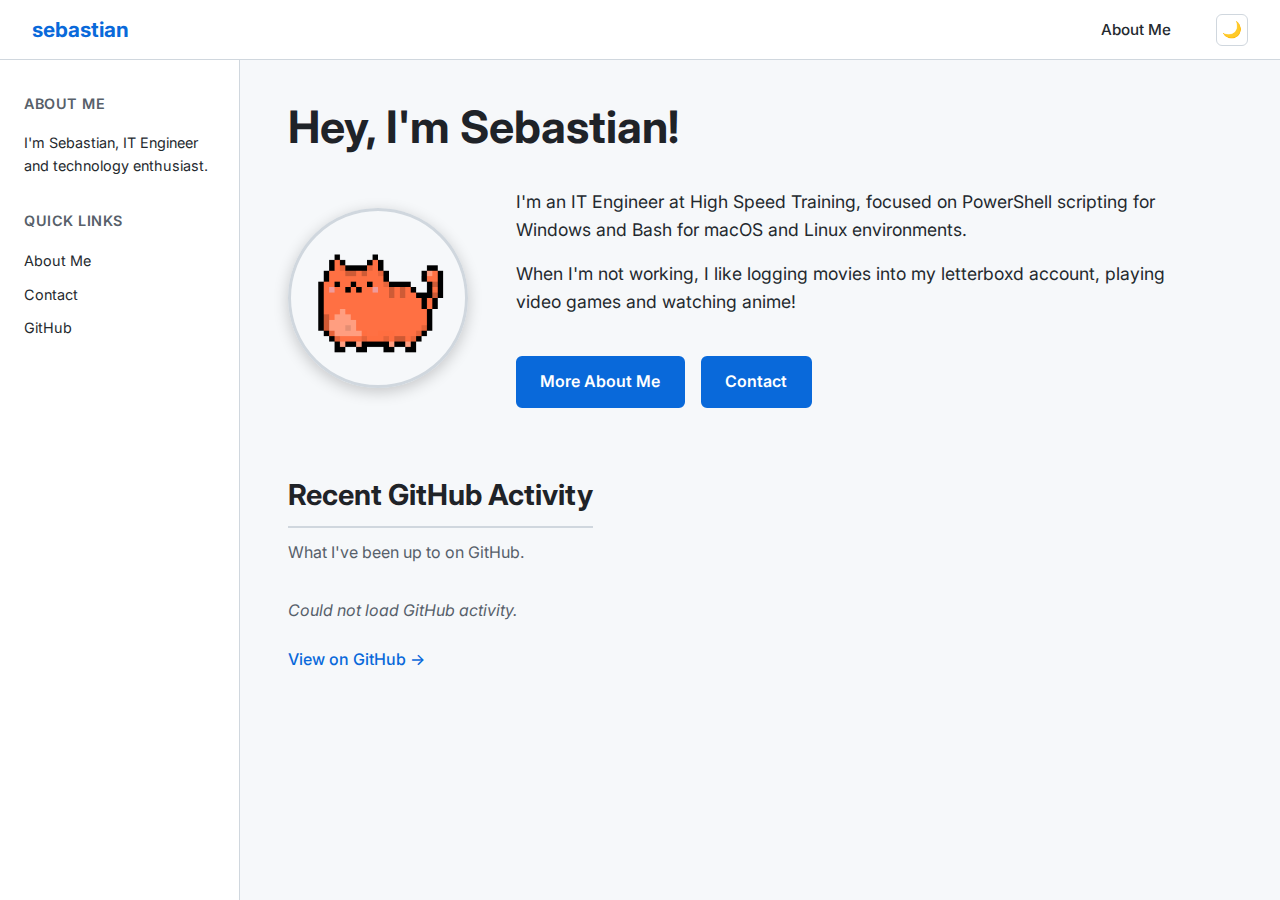
<file: Ahoj/index.html>
<!DOCTYPE html>
<html lang="en">
  <head>
    <meta charset="UTF-8" />
    <meta name="viewport" content="width=device-width, initial-scale=1.0" />
    <title>Sebastian - IT Engineer</title>
    <link rel="stylesheet" href="assets/css/styles.css" />
    <link
      rel="icon"
      href="assets/images/ab5ec66edc9bd12.png"
      type="image/png"
    />
    <link
      rel="stylesheet"
      href="https://cdnjs.cloudflare.com/ajax/libs/font-awesome/5.15.4/css/all.min.css"
    />
  </head>
  <body>
    <div class="layout">
      <header>
        <div class="logo">
          <a href="index.html">sebastian</a>
        </div>
        <nav class="main-nav">
          <ul>
            <!-- Add more links here later if needed, e.g., Projects, Blog -->
            <li><a href="about.html">About Me</a></li>
          </ul>
        </nav>
        <div class="theme-toggle">
          <button id="theme-toggle-btn">🌙</button>
        </div>
      </header>

      <div class="sidebar">
        <div class="sidebar-section">
          <h2>About Me</h2>
          <p>I'm Sebastian, IT Engineer and technology enthusiast.</p>
        </div>
        <!-- Add more sidebar sections if desired, e.g., Quick Links -->
        <div class="sidebar-section">
          <h2>Quick Links</h2>
          <ul>
            <li><a href="about.html">About Me</a></li>
            <li><a href="mailto:sebastianastalos@outlook.com">Contact</a></li>
            <li>
              <a href="https://github.com/chebooo" target="_blank">GitHub</a>
            </li>
          </ul>
        </div>
      </div>

      <main class="content">
        <div class="intro-section">
          <h1>Hey, I'm Sebastian!</h1>
          <div class="intro-content">
            <div class="profile-image">
              <img
                src="assets/images/ab5ec66edc9bd12.png"
                alt="Sebastian's profile picture"
              />
            </div>
            <div class="intro-text">
              <p>
                I'm an IT Engineer at High Speed Training, focused on PowerShell
                scripting for Windows and Bash for macOS and Linux environments.
              </p>
              <p>
                When I'm not working, I like logging movies into my letterboxd
                account, playing video games and watching anime!
              </p>
              <div class="cta-buttons">
                <a href="about.html" class="cta-button">More About Me</a>
                <a href="mailto:sebastianastalos@outlook.com" class="cta-button"
                  >Contact</a
                >
              </div>
            </div>
          </div>
        </div>

        <!-- NEW: GitHub Activity Feed -->
        <section class="home-section" id="github-activity">
          <h2>Recent GitHub Activity</h2>
          <p class="section-description">What I've been up to on GitHub.</p>
          <div id="activity-feed" class="activity-list">
            <!-- Activity items will be loaded here by JavaScript -->
            <p>Loading activity...</p>
          </div>
          <a href="https://github.com/chebooo" target="_blank" class="see-all-link">View on GitHub →</a>
        </section>
      </main>
    </div>
    <script src="assets/js/script.js"></script>
  </body>
</html>
</file>
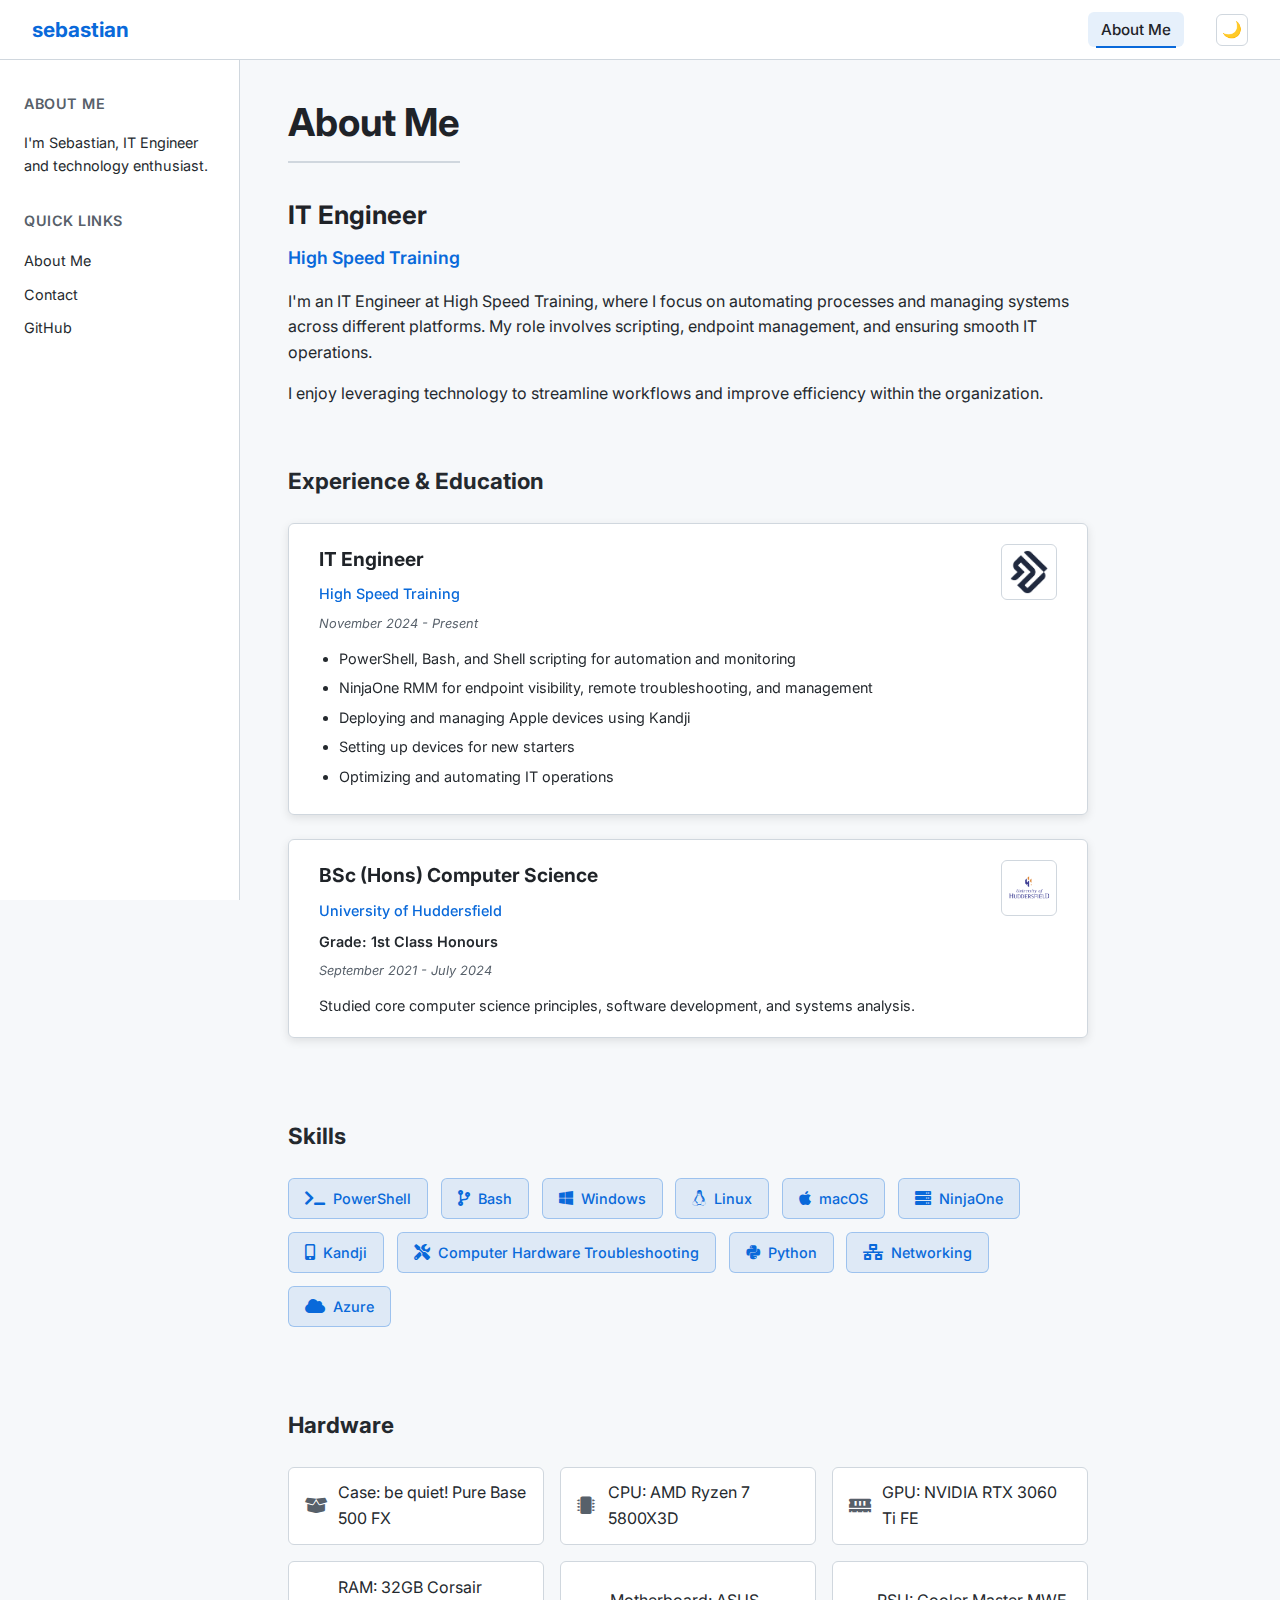
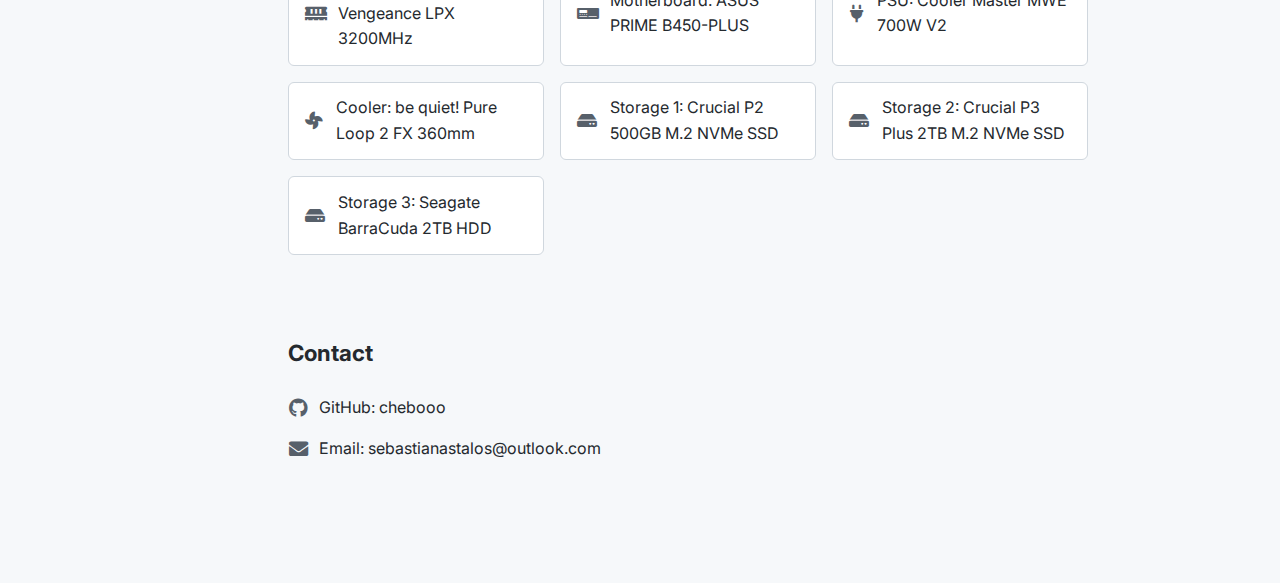
<file: Ahoj/about.html>
<!DOCTYPE html>
<html lang="en">
  <head>
    <meta charset="UTF-8" />
    <meta name="viewport" content="width=device-width, initial-scale=1.0" />
    <title>About Me - Sebastian</title>
    <link rel="stylesheet" href="assets/css/styles.css" />
    <link rel="stylesheet" href="assets/css/about.css" />
    <link
      rel="icon"
      href="assets/images/ab5ec66edc9bd12.png"
      type="image/png"
    />
    <link
      rel="stylesheet"
      href="https://cdnjs.cloudflare.com/ajax/libs/font-awesome/5.15.4/css/all.min.css"
    />
  </head>
  <body>
    <div class="layout">
      <header>
        <div class="logo">
          <a href="index.html">sebastian</a>
        </div>
        <nav class="main-nav">
          <ul>
            <li><a href="about.html" class="active">About Me</a></li>
            <!-- Add more links here later if needed -->
          </ul>
        </nav>
        <div class="theme-toggle">
          <button id="theme-toggle-btn">🌙</button>
        </div>
      </header>

      <div class="sidebar">
        <div class="sidebar-section">
          <h2>About Me</h2>
          <p>I'm Sebastian, IT Engineer and technology enthusiast.</p>
        </div>
        <div class="sidebar-section">
          <h2>Quick Links</h2>
          <ul>
            <li><a href="about.html" class="active">About Me</a></li>
            <li><a href="mailto:sebastianastalos@outlook.com">Contact</a></li>
            <li>
              <a href="https://github.com/chebooo" target="_blank">GitHub</a>
            </li>
          </ul>
        </div>
      </div>

      <main class="content">
        <div class="about-section">
          <h1>About Me</h1>
          <div class="about-content">
            <div class="about-text">
              <h2>IT Engineer</h2>
              <p class="job-title">High Speed Training</p>
              <div class="about-details">
                <p>
                  I'm an IT Engineer at High Speed Training, where I focus on
                  automating processes and managing systems across different
                  platforms. My role involves scripting, endpoint management,
                  and ensuring smooth IT operations.
                </p>
                <p>
                  I enjoy leveraging technology to streamline workflows and
                  improve efficiency within the organization.
                </p>
              </div>
            </div>

            <!-- Timeline Section for Experience & Education (Stacked Layout) -->
            <section class="timeline-section">
              <h3>Experience & Education</h3>
              <div class="timeline-items-container">
                <!-- Experience Item -->
                <div class="timeline-item">
                  <div class="content experience-box">
                    <img
                      src="assets/images/hst-logo.png"
                      alt="High Speed Training Logo"
                      class="timeline-logo hst-logo"
                    />
                    <h2>IT Engineer</h2>
                    <p class="timeline-place">High Speed Training</p>
                    <p class="timeline-date">November 2024 - Present</p>
                    <!-- Updated Job Description -->
                    <ul class="job-description-list">
                      <li>
                        PowerShell, Bash, and Shell scripting for automation and
                        monitoring
                      </li>
                      <li>
                        NinjaOne RMM for endpoint visibility, remote
                        troubleshooting, and management
                      </li>
                      <li>Deploying and managing Apple devices using Kandji</li>
                      <li>Setting up devices for new starters</li>
                      <li>Optimizing and automating IT operations</li>
                    </ul>
                  </div>
                </div>

                <!-- Education Item -->
                <div class="timeline-item">
                  <div class="content education-box">
                    <img
                      src="assets/images/huddersfield-logo.png"
                      alt="University of Huddersfield Logo"
                      class="timeline-logo hudds-logo"
                    />
                    <h2>BSc (Hons) Computer Science</h2>
                    <p class="timeline-place">University of Huddersfield</p>
                    <p class="timeline-grade">Grade: 1st Class Honours</p>
                    <p class="timeline-date">September 2021 - July 2024</p>
                    <p>
                      Studied core computer science principles, software
                      development, and systems analysis.
                    </p>
                  </div>
                </div>
                <!-- Add more items here in the same structure -->
              </div>
            </section>
            <!-- END: Timeline Section -->

            <!-- Skills Section -->
            <div class="skills-section">
              <h3>Skills</h3>
              <div class="skills-grid">
                <span class="skill-tag"
                  ><i class="fas fa-terminal"></i> PowerShell</span
                >
                <span class="skill-tag"
                  ><i class="fas fa-code-branch"></i> Bash</span
                >
                <span class="skill-tag"
                  ><i class="fab fa-windows"></i> Windows</span
                >
                <span class="skill-tag"
                  ><i class="fab fa-linux"></i> Linux</span
                >
                <span class="skill-tag"
                  ><i class="fab fa-apple"></i> macOS</span
                >
                <span class="skill-tag"
                  ><i class="fas fa-server"></i> NinjaOne</span
                >
                <span class="skill-tag"
                  ><i class="fas fa-mobile-alt"></i> Kandji</span
                >
                <!-- Added Kandji -->
                <span class="skill-tag"
                  ><i class="fas fa-tools"></i> Computer Hardware
                  Troubleshooting</span
                >
                <span class="skill-tag"
                  ><i class="fab fa-python"></i> Python</span
                >
                <span class="skill-tag"
                  ><i class="fas fa-network-wired"></i> Networking</span
                >
                <span class="skill-tag"
                  ><i class="fas fa-cloud"></i> Azure</span
                >
              </div>
            </div>
            <!-- End Skills Section -->

            <!-- Hardware Section -->
            <div class="hardware-section">
              <h3>Hardware</h3>
              <ul class="hardware-list">
                <li>
                  <i class="fas fa-box-open"></i> Case: be quiet! Pure Base 500
                  FX
                </li>
                <li>
                  <i class="fas fa-microchip"></i> CPU: AMD Ryzen 7 5800X3D
                </li>
                <li>
                  <i class="fas fa-memory"></i> GPU: NVIDIA RTX 3060 Ti FE
                </li>
                <li>
                  <i class="fas fa-memory"></i> RAM: 32GB Corsair Vengeance LPX
                  3200MHz
                </li>
                <li>
                  <i class="fas fa-digital-tachograph"></i> Motherboard: ASUS
                  PRIME B450-PLUS
                </li>
                <li>
                  <i class="fas fa-plug"></i> PSU: Cooler Master MWE 700W V2
                </li>
                <li>
                  <i class="fas fa-fan"></i> Cooler: be quiet! Pure Loop 2 FX
                  360mm
                </li>
                <li>
                  <i class="fas fa-hdd"></i> Storage 1: Crucial P2 500GB M.2
                  NVMe SSD
                </li>
                <li>
                  <i class="fas fa-hdd"></i> Storage 2: Crucial P3 Plus 2TB M.2
                  NVMe SSD
                </li>
                <li>
                  <i class="fas fa-hdd"></i> Storage 3: Seagate BarraCuda 2TB
                  HDD
                </li>
              </ul>
            </div>
            <!-- End Hardware Section -->

            <!-- Contact Section -->
            <div class="contact-section">
              <h3>Contact</h3>
              <ul class="contact-list">
                <li>
                  <a
                    href="https://github.com/chebooo"
                    target="_blank"
                    rel="noopener noreferrer"
                  >
                    <i class="fab fa-github"></i> GitHub: chebooo
                  </a>
                </li>
                <li>
                  <a href="mailto:sebastianastalos@outlook.com">
                    <i class="fas fa-envelope"></i> Email:
                    sebastianastalos@outlook.com
                  </a>
                </li>
              </ul>
            </div>
            <!-- End Contact Section -->
          </div>
        </div>
      </main>
    </div>

    <script src="assets/js/script.js"></script>
  </body>
</html>
</file>
<file: Ahoj/assets/css/styles.css>
@import url("https://fonts.googleapis.com/css2?family=Inter:wght@300;400;500;600;700&display=swap");

:root {
  /* Lighter grey GitHub-inspired color scheme */
  --bg-color: #2d333b;
  --bg-secondary: #343b44;
  --text-color: #c9d1d9; /* Slightly softer white */
  --text-color-strong: #ffffff;
  --primary-color: #58a6ff;
  --secondary-color: #8b949e; /* Adjusted secondary text color */
  --border-color: #444c56;
  --card-bg: #373e47;
  --tag-bg: rgba(88, 166, 255, 0.1);
  --tag-border: rgba(88, 166, 255, 0.3);
  --header-height: 60px;
  --sidebar-width: 240px; /* Slightly wider sidebar */
  --content-max-width: 1100px; /* Adjusted max width */
  --border-radius: 6px;
}

/* Light theme overrides */
body.light-theme {
  --bg-color: #f6f8fa;
  --bg-secondary: #ffffff;
  --text-color: #24292e;
  --text-color-strong: #1f2328;
  --primary-color: #0969da;
  --secondary-color: #57606a;
  --border-color: #d0d7de;
  --card-bg: #ffffff;
  --tag-bg: rgba(9, 105, 218, 0.1);
  --tag-border: rgba(9, 105, 218, 0.3);
}

* {
  margin: 0;
  padding: 0;
  box-sizing: border-box;
}

body {
  font-family: "Inter", sans-serif;
  background-color: var(--bg-color);
  color: var(--text-color);
  line-height: 1.6;
  overflow-x: hidden;
  position: relative;
  min-height: 100vh;
  transition: background-color 0.3s, color 0.3s; /* Smooth theme transition */
}

a {
  color: var(--primary-color);
  text-decoration: none;
  transition: color 0.3s ease;
}

a:hover {
  color: var(--primary-color);
  text-decoration: underline;
}

.layout {
  display: grid;
  grid-template-columns: var(--sidebar-width) minmax(0, 1fr);
  grid-template-rows: var(--header-height) auto; /* Auto height for content row */
  grid-template-areas:
    "header header"
    "sidebar content";
  min-height: 100vh; /* Ensure layout takes full height */
}

/* Header Styles */
header {
  grid-area: header;
  display: flex;
  justify-content: space-between;
  align-items: center;
  padding: 0 2rem;
  border-bottom: 1px solid var(--border-color);
  background-color: var(--bg-secondary);
  backdrop-filter: blur(10px);
  position: sticky;
  top: 0;
  z-index: 10;
  height: var(--header-height);
}

.logo a {
  font-weight: 700;
  font-size: 1.3rem; /* Slightly larger */
  color: var(--primary-color);
  text-decoration: none;
  position: relative;
}

/* Removed hover underline for logo, keep it clean */
/* .logo a::after { ... } */
/* .logo a:hover::after { ... } */

.main-nav {
  margin-left: auto;
  margin-right: 2rem;
}

.main-nav ul {
  display: flex;
  list-style: none;
  gap: 1.5rem; /* Adjusted gap */
}

.main-nav a {
  color: var(--text-color);
  text-decoration: none;
  font-weight: 500; /* Slightly lighter weight */
  transition: color 0.3s, background-color 0.3s;
  position: relative;
  padding: 0.5rem 0.8rem;
  border-radius: var(--border-radius);
  font-size: 0.95rem;
}

.main-nav a:hover,
.main-nav a.active {
  color: var(--text-color-strong);
  background-color: var(--tag-bg); /* Use tag background for subtle highlight */
}

/* Underline effect for active link */
.main-nav a.active::after {
  content: "";
  position: absolute;
  bottom: -1px; /* Adjust position relative to padding */
  left: 8px; /* Match padding */
  right: 8px; /* Match padding */
  height: 2px;
  background-color: var(--primary-color);
  transform: scaleX(1);
  transition: transform 0.3s ease;
}
/* Remove hover underline, keep active state clear */
/* .main-nav a:hover::after { ... } */

.theme-toggle button {
  background: none;
  border: 1px solid var(--border-color);
  cursor: pointer;
  font-size: 1rem;
  color: var(--secondary-color);
  border-radius: var(--border-radius);
  width: 32px;
  height: 32px;
  display: flex;
  align-items: center;
  justify-content: center;
  transition: border-color 0.3s, color 0.3s;
}
.theme-toggle button:hover {
  border-color: var(--secondary-color);
  color: var(--text-color);
}

/* Sidebar Styles */
.sidebar {
  grid-area: sidebar;
  padding: 2rem 1.5rem;
  border-right: 1px solid var(--border-color);
  height: calc(100vh - var(--header-height));
  position: sticky;
  top: var(--header-height);
  overflow-y: auto;
  background-color: var(--bg-secondary);
}

.sidebar-section {
  margin-bottom: 2rem;
}

.sidebar-section h2 {
  font-size: 0.9rem; /* Smaller sidebar headings */
  margin-bottom: 1rem;
  color: var(--secondary-color);
  text-transform: uppercase; /* Uppercase for distinction */
  letter-spacing: 0.5px;
  font-weight: 600;
}

.sidebar-section p {
  color: var(--text-color);
  font-size: 0.9rem;
}

/* Sidebar Quick Links */
.sidebar-section ul {
  list-style: none;
  padding-left: 0;
}
.sidebar-section li {
  margin-bottom: 0.5rem;
}
.sidebar-section li a {
  color: var(--text-color);
  text-decoration: none;
  font-size: 0.9rem;
  transition: color 0.3s;
}
.sidebar-section li a:hover {
  color: var(--primary-color);
  text-decoration: none; /* No underline needed here */
}

/* Main Content Styles */
.content {
  grid-area: content;
  padding: 2rem 3rem; /* More padding */
  max-width: var(--content-max-width);
  margin: 0 auto;
  width: 100%; /* Ensure it takes available space */
}

/* Intro Section Adjustments */
.intro-section {
  display: flex;
  flex-direction: column;
  /* Remove fixed height, let content define it */
  /* height: calc(100vh - var(--header-height) - 4rem); */
  margin-bottom: 4rem; /* Increased bottom margin */
  align-items: flex-start; /* Align content to start */
  text-align: left; /* Align text to left */
}

.intro-section h1 {
  text-align: left; /* Align h1 to left */
  font-size: 2.8rem; /* Slightly larger */
  margin-bottom: 1.5rem; /* Add space below h1 */
  color: var(--text-color-strong);
}

.intro-content {
  display: flex;
  flex-direction: row; /* Side-by-side on larger screens */
  align-items: center; /* Vertically align items */
  text-align: left; /* Align text to left */
  gap: 3rem; /* Increase gap */
  width: 100%;
}

.profile-image {
  width: 180px; /* Reduced size */
  height: 180px;
  border-radius: 50%; /* Make it circular */
  overflow: hidden;
  border: 3px solid var(--border-color);
  box-shadow: 0 4px 15px rgba(0, 0, 0, 0.2);
  flex-shrink: 0; /* Prevent image from shrinking */
}

.profile-image img {
  width: 100%;
  height: 100%;
  object-fit: cover; /* Use cover for circular */
  transition: transform 0.4s ease;
}

.profile-image:hover img {
  transform: scale(1.1); /* Slightly larger zoom */
}

.intro-text {
  display: flex;
  flex-direction: column;
  align-items: flex-start; /* Align text items to start */
}

.intro-text p {
  margin-bottom: 1rem;
  font-size: 1.1rem; /* Slightly larger text */
  max-width: 650px; /* Limit text width */
  color: var(--text-color);
}

.cta-buttons {
  display: flex;
  gap: 1rem;
  margin-top: 1.5rem;
  justify-content: flex-start; /* Align buttons to start */
}

.cta-button {
  display: inline-block;
  padding: 0.7rem 1.4rem; /* Slightly larger padding */
  background-color: var(--primary-color);
  border: 2px solid var(--primary-color);
  color: #ffffff; /* White text on primary button */
  text-decoration: none;
  font-weight: 600;
  border-radius: var(--border-radius);
  transition: all 0.3s;
}

.cta-button:hover {
  background-color: transparent;
  color: var(--primary-color);
  transform: translateY(-2px); /* Add subtle lift */
  box-shadow: 0 4px 8px rgba(0, 0, 0, 0.1);
}

/* Secondary button style (optional, if you want one outlined) */
.cta-button.secondary {
  background-color: transparent;
  color: var(--primary-color);
  border: 2px solid var(--border-color);
}
.cta-button.secondary:hover {
  border-color: var(--primary-color);
  color: var(--primary-color);
  background-color: var(--tag-bg);
}

/* General Section Styles */
.home-section {
  margin-bottom: 4rem; /* Consistent spacing */
}

.home-section h2 {
  font-size: 1.8rem;
  margin-bottom: 0.75rem;
  color: var(--text-color-strong);
  border-bottom: 2px solid var(--border-color); /* Add subtle separator */
  padding-bottom: 0.5rem;
  display: inline-block; /* Fit border to text */
}

.section-description {
  color: var(--secondary-color);
  margin-bottom: 2rem;
  font-size: 1rem;
}

/* Article List Styles */
.article-list {
  display: flex;
  flex-direction: column;
  gap: 1.5rem; /* Increased gap */
}

.article-item {
  padding: 1.5rem; /* More padding */
  border-radius: var(--border-radius);
  border: 1px solid var(--border-color);
  background-color: var(--card-bg);
  transition: transform 0.3s, box-shadow 0.3s, border-color 0.3s;
}

.article-item:hover {
  transform: translateY(-5px);
  box-shadow: 0 8px 20px rgba(0, 0, 0, 0.15);
  border-color: var(--primary-color);
}

.article-item h3 {
  font-size: 1.25rem; /* Larger title */
  margin-bottom: 0.5rem;
}

.article-item h3 a {
  color: var(--text-color-strong);
  text-decoration: none;
}

.article-item h3 a:hover {
  color: var(--primary-color);
  text-decoration: underline;
}

.article-summary {
  font-size: 0.95rem;
  color: var(--text-color);
  margin-bottom: 0.75rem;
}

.article-date {
  font-size: 0.85rem;
  color: var(--secondary-color);
  display: block; /* Ensure it's on its own line */
  margin-top: 0.5rem;
}

/* Project Grid Styles */
.project-grid {
  display: grid;
  grid-template-columns: repeat(
    auto-fit,
    minmax(300px, 1fr)
  ); /* Responsive grid */
  gap: 1.5rem;
}

.project-item {
  padding: 1.5rem;
  border-radius: var(--border-radius);
  border: 1px solid var(--border-color);
  background-color: var(--card-bg);
  transition: transform 0.3s, box-shadow 0.3s, border-color 0.3s;
  display: flex;
  flex-direction: column; /* Stack content vertically */
}

.project-item:hover {
  transform: translateY(-5px);
  box-shadow: 0 8px 20px rgba(0, 0, 0, 0.15);
  border-color: var(--primary-color);
}

.project-header {
  display: flex;
  align-items: center;
  gap: 0.75rem;
  margin-bottom: 0.75rem;
}

.project-icon {
  font-size: 1.5rem;
  color: var(--secondary-color);
}

.project-item h3 {
  font-size: 1.2rem; /* Slightly smaller than article titles */
  margin: 0; /* Remove default margin */
}

.project-item h3 a {
  color: var(--text-color-strong);
  text-decoration: none;
}

.project-item h3 a:hover {
  color: var(--primary-color);
  text-decoration: underline;
}

.project-description {
  font-size: 0.95rem;
  color: var(--text-color);
  margin-bottom: 1rem;
  flex-grow: 1; /* Allow description to take available space */
}

.project-tags {
  display: flex;
  flex-wrap: wrap;
  gap: 0.5rem;
  margin-top: auto; /* Push tags to the bottom */
}

.tag {
  background-color: var(--tag-bg);
  color: var(--primary-color);
  padding: 0.3rem 0.6rem;
  border-radius: 4px;
  font-size: 0.8rem;
  border: 1px solid var(--tag-border);
  font-weight: 500;
}

/* See All Link (Optional) */
.see-all-link {
  display: inline-block;
  margin-top: 1.5rem;
  color: var(--primary-color);
  text-decoration: none;
  font-weight: 500;
}
.see-all-link:hover {
  text-decoration: underline;
}

/* GitHub Activity Feed Styles */
.activity-list {
  display: flex;
  flex-direction: column;
  gap: 1rem; /* Spacing between items */
}

.activity-item {
  padding: 1rem 1.5rem; /* Padding inside each item */
  border-radius: var(--border-radius);
  border: 1px solid var(--border-color);
  background-color: var(--card-bg);
  transition: border-color 0.3s;
}

.activity-item:hover {
  border-color: var(--primary-color); /* Highlight on hover */
}

.activity-item p {
  margin-bottom: 0.25rem; /* Space between description and date */
  font-size: 0.95rem;
}

.activity-item p a {
  font-weight: 500; /* Make links slightly bolder */
}

.activity-date {
  font-size: 0.85rem;
  color: var(--secondary-color);
  display: block; /* Ensure it's on its own line */
}

#activity-feed p:first-child { /* Style for loading/error messages */
    color: var(--secondary-color);
    font-style: italic;
}


/* Responsive Styles */
@media (max-width: 1024px) {
  /* Adjust breakpoint for sidebar */
  .layout {
    grid-template-columns: 1fr; /* Single column layout */
    grid-template-areas:
      "header"
      "content";
  }

  .sidebar {
    display: none; /* Hide sidebar */
  }

  .content {
    padding: 2rem; /* Adjust padding */
    max-width: 900px; /* Allow content to be wider */
  }
}

@media (max-width: 768px) {
  :root {
    --header-height: 55px; /* Slightly smaller header */
  }
  .content {
    padding: 1.5rem;
  }
  .intro-section h1 {
    font-size: 2.4rem;
  }
  .intro-content {
    flex-direction: column; /* Stack image and text vertically */
    align-items: center; /* Center items */
    text-align: center; /* Center text */
    gap: 2rem;
  }
  .profile-image {
    width: 150px;
    height: 150px;
  }
  .intro-text {
    align-items: center; /* Center text items */
  }
  .intro-text p {
    max-width: 100%; /* Remove max width limit */
    font-size: 1rem;
  }
  .cta-buttons {
    justify-content: center; /* Center buttons */
  }
  .home-section h2 {
    font-size: 1.6rem;
  }
  .project-grid {
    grid-template-columns: 1fr; /* Single column for projects */
  }
}

@media (max-width: 600px) {
  header {
    padding: 0 1rem;
  }
  .main-nav {
    margin-right: 1rem; /* Reduce margin */
  }
  .main-nav ul {
    gap: 0.8rem; /* Smaller gap for nav items */
  }
  .main-nav a {
    padding: 0.4rem 0.6rem;
    font-size: 0.9rem;
  }
  .intro-section h1 {
    font-size: 2rem;
  }
  .home-section h2 {
    font-size: 1.5rem;
  }
  .content {
    padding: 1.5rem 1rem; /* Reduce horizontal padding */
  }
  .article-item,
  .project-item {
    padding: 1rem; /* Reduce padding on cards */
  }
}
</file>
<file: Ahoj/assets/css/about.css>
/* About Page Specific Styles */

.about-section {
  padding-bottom: 3rem; /* Add some padding at the bottom */
}

.about-section h1 {
  font-size: 2.4rem;
  margin-bottom: 2rem;
  color: var(--text-color-strong);
  border-bottom: 2px solid var(--border-color);
  padding-bottom: 0.5rem;
  display: inline-block;
}

.about-content {
  display: flex;
  flex-direction: column; /* Stack sections vertically */
  gap: 2.5rem; /* Space between sections */
  max-width: 800px; /* Limit width of the about content area */
}

.about-text {
  /* Styles for the main intro text */
}

.about-text h2 {
  font-size: 1.6rem;
  margin-bottom: 0.5rem;
  color: var(--text-color-strong);
}

.job-title {
  font-size: 1.1rem;
  color: var(--primary-color);
  font-weight: 600;
  margin-bottom: 1rem;
}

.about-details p {
  font-size: 1rem;
  color: var(--text-color);
  margin-bottom: 1rem;
  /* max-width: 800px; /* Removed, handled by about-content */
}
.about-details p:last-child {
  margin-bottom: 0;
}

/* Skills Section */
.skills-section {
  margin-bottom: 2.5rem;
}

.skills-section h3 {
  font-size: 1.4rem;
  margin-bottom: 1.5rem;
  color: var(--text-color);
  font-family: var(--font-family-heading); /* Assuming you have this variable */
}

.skills-grid {
  display: flex;
  flex-wrap: wrap;
  gap: 0.8rem;
  /* max-width: 800px; /* Removed, handled by about-content */
}

.skill-tag {
  background-color: var(--tag-bg);
  color: var(--primary-color);
  padding: 0.5rem 1rem;
  border-radius: var(--border-radius);
  font-size: 0.9rem;
  border: 1px solid var(--tag-border);
  font-weight: 500;
  display: inline-flex; /* Align icon and text */
  align-items: center;
  gap: 0.5rem; /* Space between icon and text */
  transition: all 0.3s ease;
}

.skill-tag:hover {
  background-color: var(--primary-color);
  color: var(--bg-secondary); /* Adjust text color on hover */
  border-color: var(--primary-color);
  transform: translateY(-2px);
  box-shadow: 0 4px 8px rgba(0, 0, 0, 0.1);
}

.skill-tag i {
  font-size: 1rem; /* Adjust icon size if needed */
}

/* Hardware Section */
.hardware-section {
  margin-bottom: 2.5rem;
}

.hardware-section h3 {
  font-size: 1.4rem;
  margin-bottom: 1.5rem;
  color: var(--text-color);
  font-family: var(--font-family-heading);
}

.hardware-list {
  list-style: none;
  padding: 0;
  /* max-width: 800px; /* Removed, handled by about-content */
  display: grid; /* Use grid for better alignment */
  grid-template-columns: repeat(
    auto-fit,
    minmax(200px, 1fr)
  ); /* Responsive columns */
  gap: 1rem;
}

.hardware-list li {
  display: flex;
  align-items: center;
  gap: 0.8rem;
  padding: 0.8rem 1rem;
  background-color: var(--card-bg);
  border: 1px solid var(--border-color);
  border-radius: var(--border-radius);
  transition: all 0.3s ease;
  color: var(--text-color);
}

.hardware-list li:hover {
  transform: translateY(-3px) scale(1.02);
  border-color: var(--primary-color);
  box-shadow: 0 5px 15px rgba(0, 0, 0, 0.1);
  color: var(--primary-color); /* Highlight text on hover */
}
body:not(.light-theme) .hardware-list li:hover {
  box-shadow: 0 5px 15px rgba(0, 0, 0, 0.2);
}

.hardware-list i {
  font-size: 1.1rem;
  color: var(--secondary-color);
  width: 20px; /* Fixed width for alignment */
  text-align: center;
  transition: color 0.3s ease;
}

.hardware-list li:hover i {
  color: var(--primary-color); /* Highlight icon on hover */
}

/* --- Experience & Education Section (Replaces Timeline) --- */

.timeline-section {
  margin-bottom: 2.5rem;
  padding-top: 1rem; /* Add some space above the title */
}

.timeline-section h3 {
  font-size: 1.4rem;
  margin-bottom: 1.5rem;
  color: var(--text-color);
  font-family: var(--font-family-heading);
  text-align: left; /* Align title to the left */
}

.timeline-items-container {
  display: flex;
  flex-direction: column;
  gap: 1.5rem; /* Space between stacked items */
}

.timeline-item {
  /* This is the outer wrapper for each card */
  position: relative; /* Needed if you want to add pseudo-elements later */
}

/* The actual content card */
.timeline-item .content {
  padding: 20px 30px;
  background-color: var(--card-bg); /* Use card background */
  position: relative;
  border-radius: var(--border-radius);
  border: 1px solid var(--border-color);
  transition: all 0.3s ease;
  box-shadow: 0 3px 10px rgba(0, 0, 0, 0.1); /* Softer shadow */
  /* max-width: 800px; /* Removed, handled by about-content */
}
body:not(.light-theme) .timeline-item .content {
  box-shadow: 0 3px 10px rgba(0, 0, 0, 0.2);
}

.timeline-item .content:hover {
  transform: translateY(-5px);
  box-shadow: 0 10px 20px rgba(0, 0, 0, 0.15);
  border-color: var(--primary-color);
}
body:not(.light-theme) .timeline-item .content:hover {
  box-shadow: 0 10px 20px rgba(0, 0, 0, 0.3);
}

.timeline-item .content h2 {
  margin-top: 0;
  margin-bottom: 0.5rem;
  font-size: 1.2rem; /* Adjusted size */
  color: var(--text-color-strong);
  font-family: var(--font-family-heading);
}

.timeline-item .content p {
  margin: 0.5rem 0; /* Add spacing between paragraphs */
  font-size: 0.9rem;
  color: var(--text-color);
}

.timeline-item .content p:last-child {
  margin-bottom: 0;
}

.timeline-item .content .timeline-place {
  color: var(--primary-color); /* Use primary color for place */
  font-size: 0.9rem;
  font-weight: 500;
}

.timeline-item .content .timeline-date {
  color: var(--secondary-color); /* Use secondary color for date */
  font-size: 0.8rem;
  font-style: italic;
  margin-bottom: 0.8rem; /* Add space below date */
}

/* Styles for the timeline logos */
.timeline-logo {
  width: 3.5rem; /* Size */
  height: 3.5rem;
  object-fit: contain; /* Ensure logo fits without distortion */
  background-color: #ffffff; /* White background for visibility */
  padding: 0.3rem; /* Add some padding around the logo */
  border-radius: var(--border-radius); /* Consistent border radius */
  border: 1px solid var(--border-color);
  margin-bottom: 1rem; /* Space below the logo */
  /* Position logo to the right */
  float: right;
  margin-left: 1rem; /* Space between logo and text */
}

/* Clearfix for the content block because float is used for logo */
.timeline-item .content::after {
  content: "";
  display: table;
  clear: both;
}

/* Style for the moved grade */
.timeline-grade {
  font-size: 0.9rem;
  font-weight: 600; /* Make it slightly bolder */
  color: var(--secondary-color); /* Use secondary color or primary */
  margin-top: 0.2rem; /* Add a little space above */
  margin-bottom: 0.5rem; /* Add space below */
}

/* Specific styling for logos (examples) */
.hudds-logo {
  /* Add specific overrides if needed */
}
.hst-logo {
  /* Add specific overrides if needed */
}

/* Experience and Education Box Styles */
.experience-box {
  /* Specific styles for experience box if needed */
}

.education-box {
  /* Specific styles for education box if needed */
}

/* NEW: Style for job description list */
.job-description-list {
  list-style: disc; /* Use standard bullet points */
  padding-left: 20px; /* Indent the list */
  margin-top: 0.8rem; /* Add space above the list */
  font-size: 0.9rem; /* Match paragraph font size */
  color: var(--text-color);
}

.job-description-list li {
  margin-bottom: 0.4rem; /* Space between list items */
}
/* --- End Experience & Education Section --- */

/* Contact Section Styles */
.contact-section {
  margin-bottom: 2.5rem; /* Consistent spacing */
}

.contact-section h3 {
  font-size: 1.4rem;
  margin-bottom: 1.5rem;
  color: var(--text-color);
  font-family: var(--font-family-heading);
}

.contact-list {
  list-style: none;
  padding: 0;
  display: flex;
  flex-direction: column;
  gap: 0.8rem; /* Space between contact items */
}

.contact-list li {
  /* Optional: Add styling per list item if needed */
}

.contact-list li a {
  display: inline-flex; /* Align icon and text nicely */
  align-items: center;
  gap: 0.7rem; /* Space between icon and text */
  color: var(--text-color);
  text-decoration: none;
  font-size: 1rem;
  transition: color 0.3s ease;
}

.contact-list li a:hover {
  color: var(--primary-color);
  text-decoration: underline;
}

.contact-list li a i {
  font-size: 1.2rem; /* Adjust icon size */
  width: 20px; /* Ensure icons align */
  text-align: center;
  color: var(--secondary-color); /* Use secondary color for icons initially */
  transition: color 0.3s ease;
}

.contact-list li a:hover i {
  color: var(--primary-color); /* Change icon color on link hover */
}

/* Responsive adjustments for About page */
@media (max-width: 768px) {
  .about-section h1 {
    font-size: 2rem;
  }
  .about-text h2 {
    font-size: 1.4rem;
  }
  .skills-section h3,
  .hardware-section h3,
  .timeline-section h3,
  .contact-section h3 {
    /* Include contact section heading */
    font-size: 1.3rem;
  }
  .hardware-list {
    grid-template-columns: 1fr; /* Stack hardware items */
  }

  /* Adjust logo position on smaller screens */
  .timeline-logo {
    float: none; /* Remove float */
    margin-left: 0; /* Reset margin */
    margin-bottom: 1rem; /* Keep bottom margin */
    display: block; /* Ensure it's still block */
    width: 3rem; /* Slightly smaller */
    height: 3rem;
  }
  /* Ensure content clears properly without float */
  .timeline-item .content::after {
    display: none; /* Not needed if float is removed */
  }

  /* Adjust padding for timeline content on smaller screens */
  .timeline-item .content {
    padding: 15px 20px;
  }

  .contact-list li a {
    font-size: 0.95rem; /* Slightly smaller text on mobile */
  }
}
</file>
